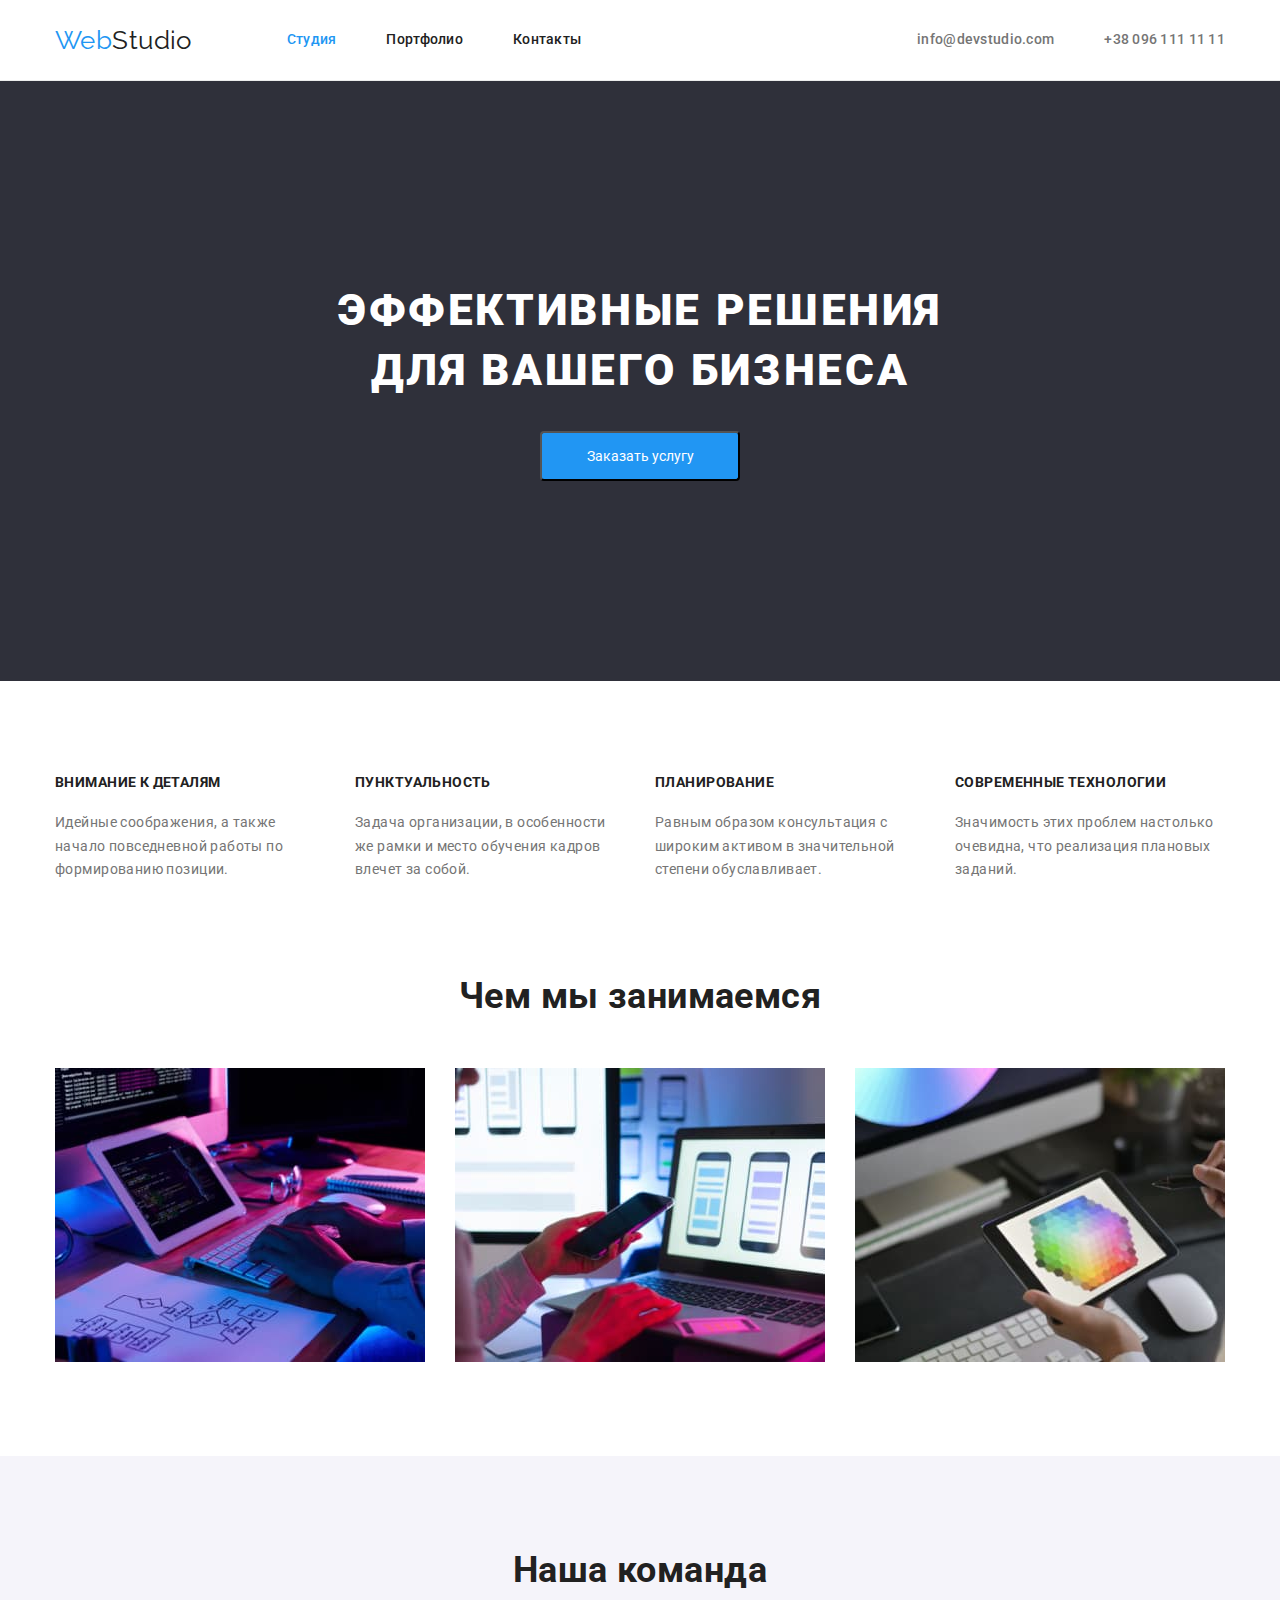
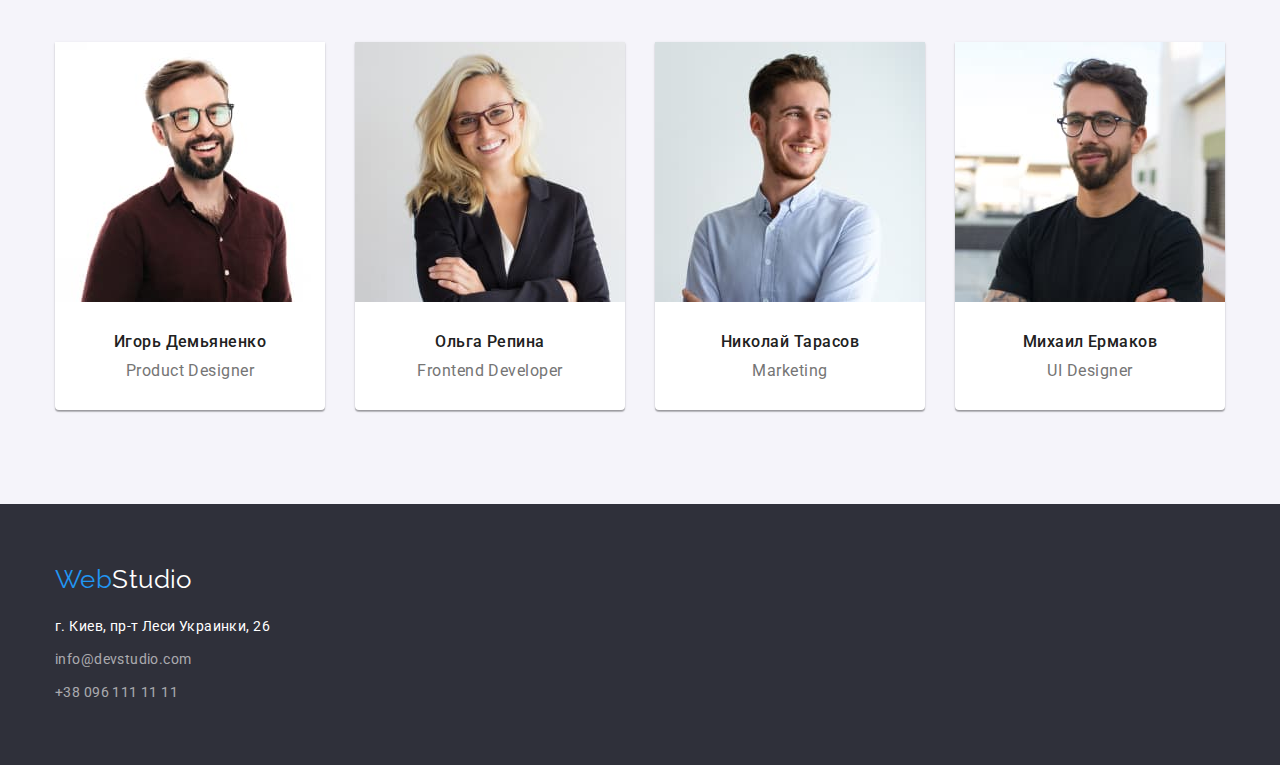
<file: index.html>
<!DOCTYPE html>
<html lang="ru">
<head>
    <meta charset="UTF-8">
    <meta http-equiv="X-UA-Compatible" content="IE=edge">
    <meta name="viewport" content="width=device-width, initial-scale=1.0">
    <title>WebStudio</title>
    <link rel="preconnect" href="https://fonts.googleapis.com">
    <link rel="preconnect" href="https://fonts.gstatic.com" crossorigin>
    <link href="https://fonts.googleapis.com/css2?family=Raleway:wght@700&family=Roboto:wght@400;500;700;900&display=swap" rel="stylesheet">
    <link rel="stylesheet" href="https://cdnjs.cloudflare.com/ajax/libs/modern-normalize/1.1.0/modern-normalize.min.css">
    <link rel="stylesheet" href="./css/styles.css">
</head>
<body>
    <header class="page-header">
        <div class="container main-header">
            <nav class="main-nav">
                <a class="logo" href="./index.html">
                    <span class="logo-color">Web</span>Studio
                </a>
                <ul class="list nav-list">
                    <li class="nav-item"><a class="link nav-link current" href="./index.html">Студия</a></li>
                    <li class="nav-item"><a class="link nav-link" href="./portfolio.html">Портфолио</a></li>
                    <li class="nav-item"><a class="link nav-link" href="">Контакты</a></li>
                </ul>
            </nav>
            <ul class="list nav-info">
                <li class="nav-item"><a class="link nav-contact" href="mailto:info@devstudio.com">info@devstudio.com</a></li>
                <li class="nav-item"><a class="link nav-contact" href="tel:+380961111111">+38 096 111 11 11</a></li>
            </ul>
        </div>
    </header>

    <main>
        <!-- HERO -->
        <section class="hero">
            <div class="container">
                <h1 class="hero-title">Эффективные решения для вашего бизнеса</h1>
                <button class="hero-button" type="button">Заказать услугу</button>
            </div>
        </section>

        <!-- Особенности -->
        <section class="section features-main">
            <div class="container">
                <h2 class="hide-title">Особенности</h2> <!-- для accessibility. нужно будет спрятать -->
                
                <ul class="list features-list">
                    <li class="features-item">
                        <h3 class="features-title">Внимание к деталям</h3>
                        <p class="features-text">Идейные соображения, а также начало повседневной работы по формированию позиции.</p>
                    </li>
                    <li class="features-item">
                        <h3 class="features-title">Пунктуальность</h3>
                        <p class="features-text">Задача организации, в особенности же рамки и место обучения кадров влечет за собой.</p>
                    </li>
                    <li class="features-item">
                        <h3 class="features-title">Планирование</h3>
                        <p class="features-text">Равным образом консультация с широким активом в значительной степени обуславливает.</p>
                    </li>
                    <li class="features-item">
                        <h3 class="features-title">Современные технологии</h3>
                        <p class="features-text">Значимость этих проблем настолько очевидна, что реализация плановых заданий.</p>
                    </li>
                </ul>
            </div>
        </section>

        <!-- Чем мы занимаемся -->
        <section class="section">
            <div class="container">
                <h2 class="section-title">Чем мы занимаемся</h2>
                <ul class="list description-list">
                    <li class="description-item">
                        <img class="description-img" width="370" src="./images/coding.jpg" alt="Кодировка">
                    </li>
                    <li class="description-item">
                        <img class="description-img" width="370" src="./images/phone.jpg" alt="Телефон">
                    </li>
                    <li class="description-item">
                        <img class="description-img" width="370" src="./images/tablet.jpg" alt="Планшет">
                    </li>
                </ul>
            </div>
        </section>

        <!-- Наша команда -->
        <section class="section ourteam">
            <div class="container">
                <h2 class="section-title">Наша команда</h2>
                <ul class="list team-list">
                    <li class="team-card">
                        <img width="270" src="./images/Igor.jpg" alt="Игорь Демьяненко">
                        <div class="team-layout">
                            <h3 class="team-name">Игорь Демьяненко</h3>
                            <p class="team-description">Product Designer</p>
                        </div>
                    </li>
                    <li class="team-card">
                        <img width="270" src="./images/Olga.jpg" alt="Ольга Репина">
                        <div class="team-layout">
                            <h3 class="team-name">Ольга Репина</h3>
                            <p class="team-description">Frontend Developer</p>
                        </div>
                    </li>
                    <li class="team-card">
                        <img width="270" src="./images/Nikolay.jpg" alt="Николай Тарасов">
                        <div class="team-layout">
                            <h3 class="team-name">Николай Тарасов</h3>
                            <p class="team-description">Marketing</p>
                        </div>
                    </li>
                    <li class="team-card">
                        <img width="270" src="./images/Mihail.jpg" alt="Михаил Ермаков">
                        <div class="team-layout">
                            <h3 class="team-name">Михаил Ермаков</h3>
                            <p class="team-description">UI Designer</p>
                        </div>
                    </li>
                </ul>
            </div>
        </section>
    </main>

    <footer class="footer">
        <div class="container">
            <a class="logo footer-logo" href="./index.html">
                <span class="logo-color">Web</span>Studio
            </a>
            <address>
                <ul class="list footer-contacts">
                    <li class="footer-item"><a class="link footer-address" href="">г. Киев, пр-т Леси Украинки, 26</a></li>
                    <li class="footer-item"><a class="link footer-mail" href="mailto:info@devstudio.com">info@devstudio.com</a></li>
                    <li class="footer-item"><a class="link footer-tel" href="tel:+380961111111">+38 096 111 11 11</a></li>
                </ul>
            </address>
        </div>
    </footer>
</body>
</html>
</file>
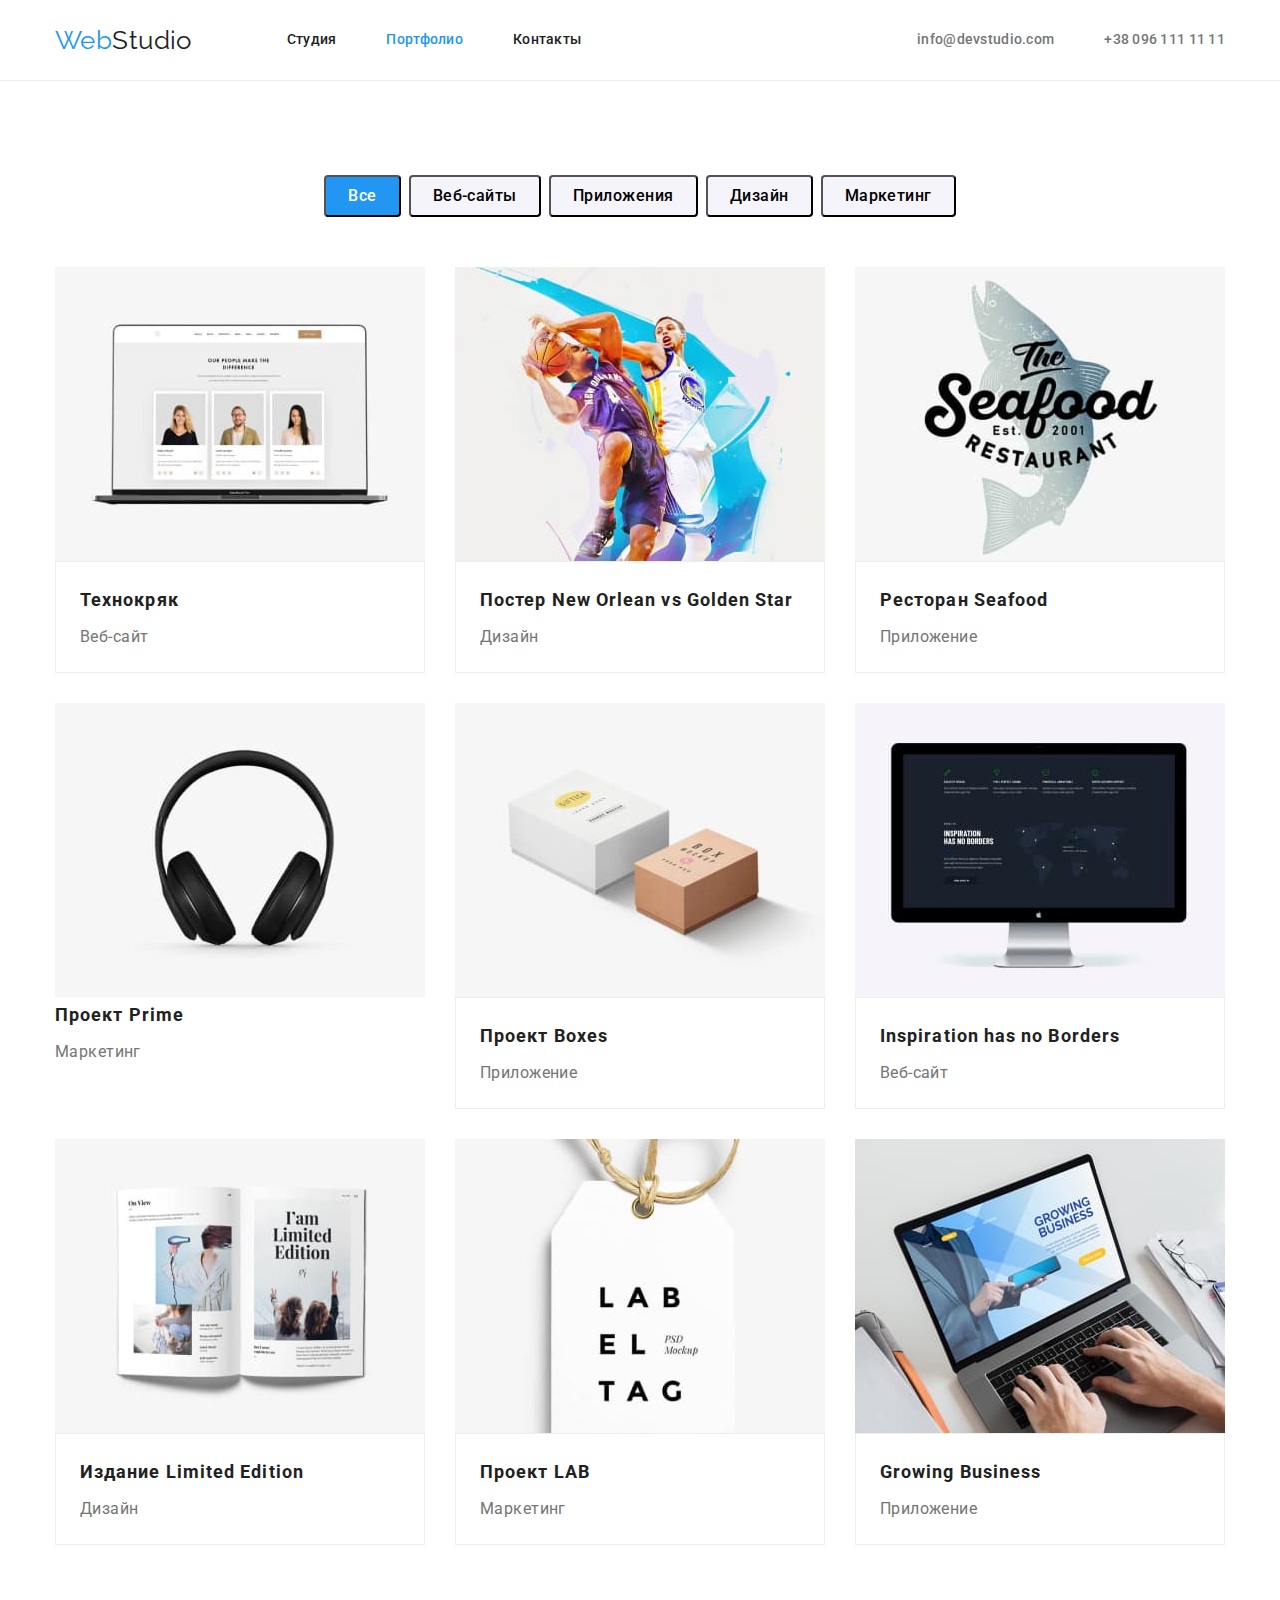
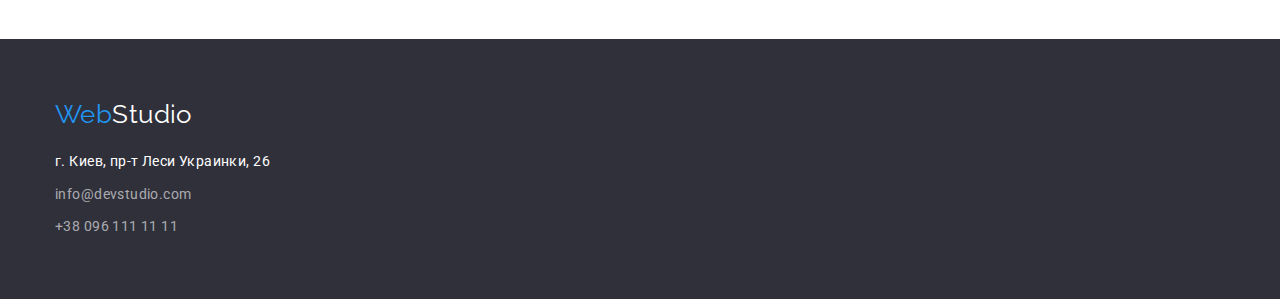
<file: portfolio.html>
<!DOCTYPE html>
<html lang="ru">
<head>
    <meta charset="UTF-8">
    <meta http-equiv="X-UA-Compatible" content="IE=edge">
    <meta name="viewport" content="width=device-width, initial-scale=1.0">
    <title>WebStudio</title>
    <link rel="preconnect" href="https://fonts.googleapis.com">
    <link rel="preconnect" href="https://fonts.gstatic.com" crossorigin>
    <link href="https://fonts.googleapis.com/css2?family=Raleway:wght@700&family=Roboto:wght@400;500;700;900&display=swap" rel="stylesheet">
    <link rel="stylesheet" href="https://cdnjs.cloudflare.com/ajax/libs/modern-normalize/1.1.0/modern-normalize.min.css">
    <link rel="stylesheet" href="./css/styles.css">
</head>
<body>
    <header class="page-header">
        <div class="container main-nav">
            <nav class="main-nav">
                <a class="logo" href="./index.html">
                    <span class="logo-color">Web</span>Studio
                </a>
                <ul class="list nav-list">
                    <li class="nav-item"><a class="link nav-link" href="./index.html">Студия</a></li>
                    <li class="nav-item"><a class="link nav-link current" href="./portfolio.html">Портфолио</a></li>
                    <li class="nav-item"><a class="link nav-link" href="">Контакты</a></li>
                </ul>
            </nav>
            <ul class="list nav-info">
                <li class="nav-item"><a class="link nav-contact" href="mailto:info@devstudio.com">info@devstudio.com</a>
                </li>
                <li class="nav-item"><a class="link nav-contact" href="tel:+380961111111">+38 096 111 11 11</a></li>
            </ul>
        </div>
    </header>

    <main>
        <!-- Filter -->
        <section class="section">
            <div class="container">
                <h1  class="hide-title">Портфолио</h1> <!-- для accessibility. нужно будет спрятать -->
                <ul class="list filter-list">
                    <li class="filter-item">
                        <button class="filter-button active" type="button">Все</button>
                    </li>
                    <li class="filter-item">
                        <button class="filter-button" type="button">Веб-сайты</button>
                    </li>
                    <li class="filter-item">
                        <button class="filter-button" type="button">Приложения</button>
                    </li>
                    <li class="filter-item">
                        <button class="filter-button" type="button">Дизайн</button>
                    </li>
                    <li class="filter-item">
                        <button class="filter-button" type="button">Маркетинг</button>
                    </li>
                </ul>
                <!-- Portfolio -->
                <ul class="list portfolio">
                    <li class="portfolio-card">
                        <img width="370" src="./images/Portfolio1.jpg" alt="Ноутбук">
                        <div class="portfolio-frame">
                            <h2 class="portfolio-title">Технокряк</h2>
                            <p class="portfolio-description">Веб-сайт</p>
                        </div>
                    </li>
                    <li class="portfolio-card">
                        <img width="370" src="./images/Portfolio2.jpg" alt="Баскетбол">
                        <div class="portfolio-frame">
                            <h2 class="portfolio-title">Постер New Orlean vs Golden Star</h2>
                            <p class="portfolio-description">Дизайн</p>
                        </div>
                    </li>
                    <li class="portfolio-card">
                        <img width="370" src="./images/Portfolio3.jpg" alt="Логотип">
                        <div class="portfolio-frame">
                            <h2 class="portfolio-title">Ресторан Seafood</h2>
                            <p class="portfolio-description">Приложение</p>
                        </div>
                    </li>
                    <li class="portfolio-card">
                        <img width="370" src="./images/Portfolio4.jpg" alt="Наушники">
                        <h2 class="portfolio-title">Проект Prime</h2>
                        <p class="portfolio-description">Маркетинг</p>
                    </li>
                    <li class="portfolio-card">
                        <img width="370" src="./images/Portfolio5.jpg" alt="Коробки">
                        <div class="portfolio-frame">
                            <h2 class="portfolio-title">Проект Boxes</h2>
                            <p class="portfolio-description">Приложение</p>
                        </div>
                    </li>
                    <li class="portfolio-card">
                        <img width="370" src="./images/Portfolio6.jpg" alt="Монитор">
                        <div class="portfolio-frame">
                            <h2 class="portfolio-title">Inspiration has no Borders</h2>
                            <p class="portfolio-description">Веб-сайт</p>
                        </div>
                    </li>
                    <li class="portfolio-card">
                        <img width="370" src="./images/Portfolio7.jpg" alt="Книга">
                        <div class="portfolio-frame">
                            <h2 class="portfolio-title">Издание Limited Edition</h2>
                            <p class="portfolio-description">Дизайн</p>
                        </div>
                    </li>
                    <li class="portfolio-card">
                        <img width="370" src="./images/Portfolio8.jpg" alt="Логотип">
                        <div class="portfolio-frame">
                            <h2 class="portfolio-title">Проект LAB</h2>
                            <p class="portfolio-description">Маркетинг</p>
                        </div>
                    </li>
                    <li class="portfolio-card">
                        <img width="370" src="./images/Portfolio9.jpg" alt="Ноутбук">
                        <div class="portfolio-frame">
                            <h2 class="portfolio-title">Growing Business</h2>
                            <p class="portfolio-description">Приложение</p>
                        </div>
                    </li>
                </ul>
            </div>
        </section>
    </main>

    <footer class="footer">
        <div class="container">
            <a class="logo footer-logo" href="./index.html">
                <span class="logo-color">Web</span>Studio
            </a>
            <address>
                <ul class="list footer-contacts">
                    <li class="footer-item"><a class="link footer-address" href="">г. Киев, пр-т Леси Украинки, 26</a></li>
                    <li class="footer-item"><a class="link footer-mail"
                            href="mailto:info@devstudio.com">info@devstudio.com</a></li>
                    <li class="footer-item"><a class="link footer-tel" href="tel:+380961111111">+38 096 111 11 11</a></li>
                </ul>
            </address>
        </div>
    </footer>
</body>
</html>
</file>
<file: css/styles.css>
:root {
    --primary-white-color: #fff;
    --primary-text-color: #212121;
    --secondary-text-color: #757575;
    --accent-color: #2196F3;
    --primary-font-family: Roboto;
    --secondary-font-family: Sans-serif;

}

body {
    font-family: var(--primary-font-family), var(--secondary-font-family);
    font-size: 14px;
    letter-spacing: 0.03em;

    background-color: var(--primary-white-color);
    color: var(--primary-text-color);
}

h1,
h2,
h3,
h4,
ul,
p {
    margin: 0;
    padding: 0;
}

img {
    display: block;
}

/* Утилиты */

.section {
    padding-top: 94px;
    padding-bottom: 94px;
}

.container {
    margin-left: auto;
    margin-right: auto;
    padding-left: 15px;
    padding-right: 15px;

    width: 1200px;
}

.link {
    text-decoration: none;
}

.list {
    list-style: none;
}

.hide-title {
    position: absolute;
    white-space: nowrap;
    width: 1px;
    height: 1px;
    overflow: hidden;
    border: 0;
    padding: 0;
    clip: rect(0 0 0 0);
    clip-path: inset(50%);
    margin: -1px;
}

/* Header */

.page-header {
    border-bottom: 1px solid #ECECEC;
}

.main-header {
    display: flex;
    align-items: center;
}

.main-nav {
    display: flex;
    align-items: center;
}

.logo {
    font-family: 'Raleway';
    font-size: 26px;
    line-height: 1.19;
    text-decoration: none;

    color: var(--primary-text-color)
}

.logo .logo-color {
    color: var(--accent-color);
}

.nav-list,
.nav-info {
    display: flex;
    margin-left: 95px;
}

.nav-info {
    margin-left: auto;
}

.nav-item:not(:last-child) {
    margin-right: 50px;
}

.nav-link,
.nav-contact {
    display: block;
    padding-top: 32px;
    padding-bottom: 32px;

    font-weight: 500;
    line-height: 1.14;
    letter-spacing: 0.02em;

    color: var(--primary-text-color);
}

.nav-contact {
    color: var(--secondary-text-color)
}

.nav-link:hover,
.nav-link:focus,
.nav-contact:hover,
.nav-contact:focus {
    color: var(--accent-color);
}

.current {
    color: var(--accent-color)
}

/* Hero */

.hero {
    padding-top: 200px;
    padding-bottom: 200px;
    text-align: center;
    background: #2F303A;
}

.hero-title {
    width: 696px;
    margin: 0px auto 30px auto;

    font-weight: 900;
    font-size: 44px;
    line-height: 1.36;
    letter-spacing: 0.06em;
    text-transform: uppercase;
    text-align: center;

    color: var(--primary-white-color);
}

.hero-button {
    width: 200px;
    height: 50px;

    color: white;
    background: #2196F3;

    border-radius: 4px;
}

/* Особенности */

.features-main {
    padding-bottom: 0px;
}

.features-list {
    display: flex;
}

.features-item {
    width: 270px;
    margin-right: 30px;
}

.features-item:last-child {
    margin-right: 0;
}

.features-title {
    margin-bottom: 20px;
    font-size: 14px;
    line-height: 1.14;
    text-transform: uppercase;
}

.features-text {
    line-height: 1.71;
    
    color: var(--secondary-text-color);
}

/* Чем мы занимаемся */

.section-title {
    margin-bottom: 50px;
    font-size: 36px;
    line-height: 1.16;
    text-align: center;
}

.description-list {
    display: flex;
}

.description-item:not(:last-child) {
    margin-right: 30px;
}

/* Наша команда */

.ourteam {
    background-color: #F5F4FA;
}

.team-list {
    display: flex;
}

.team-card {
    box-shadow: 0px 1px 3px rgb(0 0 0 / 12%), 0px 1px 1px rgb(0 0 0 / 14%), 0px 2px 1px rgb(0 0 0 / 20%);
    border-radius: 0px 0px 4px 4px;
    
    background-color: #FFFFFF;
}

.team-card:not(:last-child){
    margin-right: 30px;
}

.team-layout {
    padding-top: 30px;
    padding-bottom: 30px;
}

.team-name {
    margin-bottom: 10px;

    font-weight: 500;
    font-size: 16px;
    line-height: 1.19;
    letter-spacing: 0.03em;
    text-align: center;
}

.team-description {
    font-size: 16px;
    line-height: 1.19;
    letter-spacing: 0.03em;
    text-align: center;

    color: var(--secondary-text-color);
}

/* Filter */

.filter-list {
    display: flex;
    margin-bottom: 50px;
    justify-content: center;
}

.filter-button {
    padding: 6px 22px 6px 22px;
    font-weight: 500;
    font-size: 16px;
    line-height: 1.625;
    letter-spacing: 0.03em;
    text-align: center;
    border-radius: 4px;

    cursor: pointer;

    background-color: #F5F4FA;
}

.filter-item:not(:last-child) {
    margin-right: 8px;
}

.filter-button:hover,
.filter-button:focus {
    color: var(--primary-white-color);
    background-color: var(--accent-color);
}

.active {
    color: var(--primary-white-color);
    background-color: var(--accent-color);   
}

/* Portfolio */

.portfolio {
    display: flex;
    flex-wrap: wrap;
}

.portfolio-card {
    width: calc((100% - 60px) / 3);
    margin-right: 30px;
    margin-bottom: 30px;
}

.portfolio-card:nth-child(3n) {
    margin-right: 0px;
}

.portfolio-card:nth-last-child(-n+3) {
    margin-bottom: 0px;
}

.portfolio-frame {
    padding-top: 20px;
    padding-bottom: 20px;
    padding-right: 24px;
    padding-left: 24px;

    border: 1px solid #EEEEEE;
}

.portfolio-title {
    margin-bottom: 4px;
    font-size: 18px;
    line-height: 2;
    letter-spacing: 0.06em;
}

.portfolio-description {
    font-size: 16px;
    line-height: 1.87;

    color: var(--secondary-text-color)
}

/* Footer */

.footer {
    padding-top: 60px;
    padding-bottom: 60px;

    background-color: #2F303A;
}

.footer-logo {
    display: block;
    margin-bottom: 20px;
}

.footer .logo {
    color: var(--primary-white-color);
}

.footer-address,
.footer-mail,
.footer-tel {
    font-style: normal;
    line-height: 1.71;
    text-decoration: none;

    color: rgba(255, 255, 255, 0.6);
}

.footer-address {
    color: var(--primary-white-color);
}

.footer-item:not(:last-child) {
    margin-bottom: 9px;
}

.footer-mail:hover,
.footer-tel:hover,
.footer-mail:focus,
.footer-tel:focus {
    color: var(--accent-color);
}
</file>
